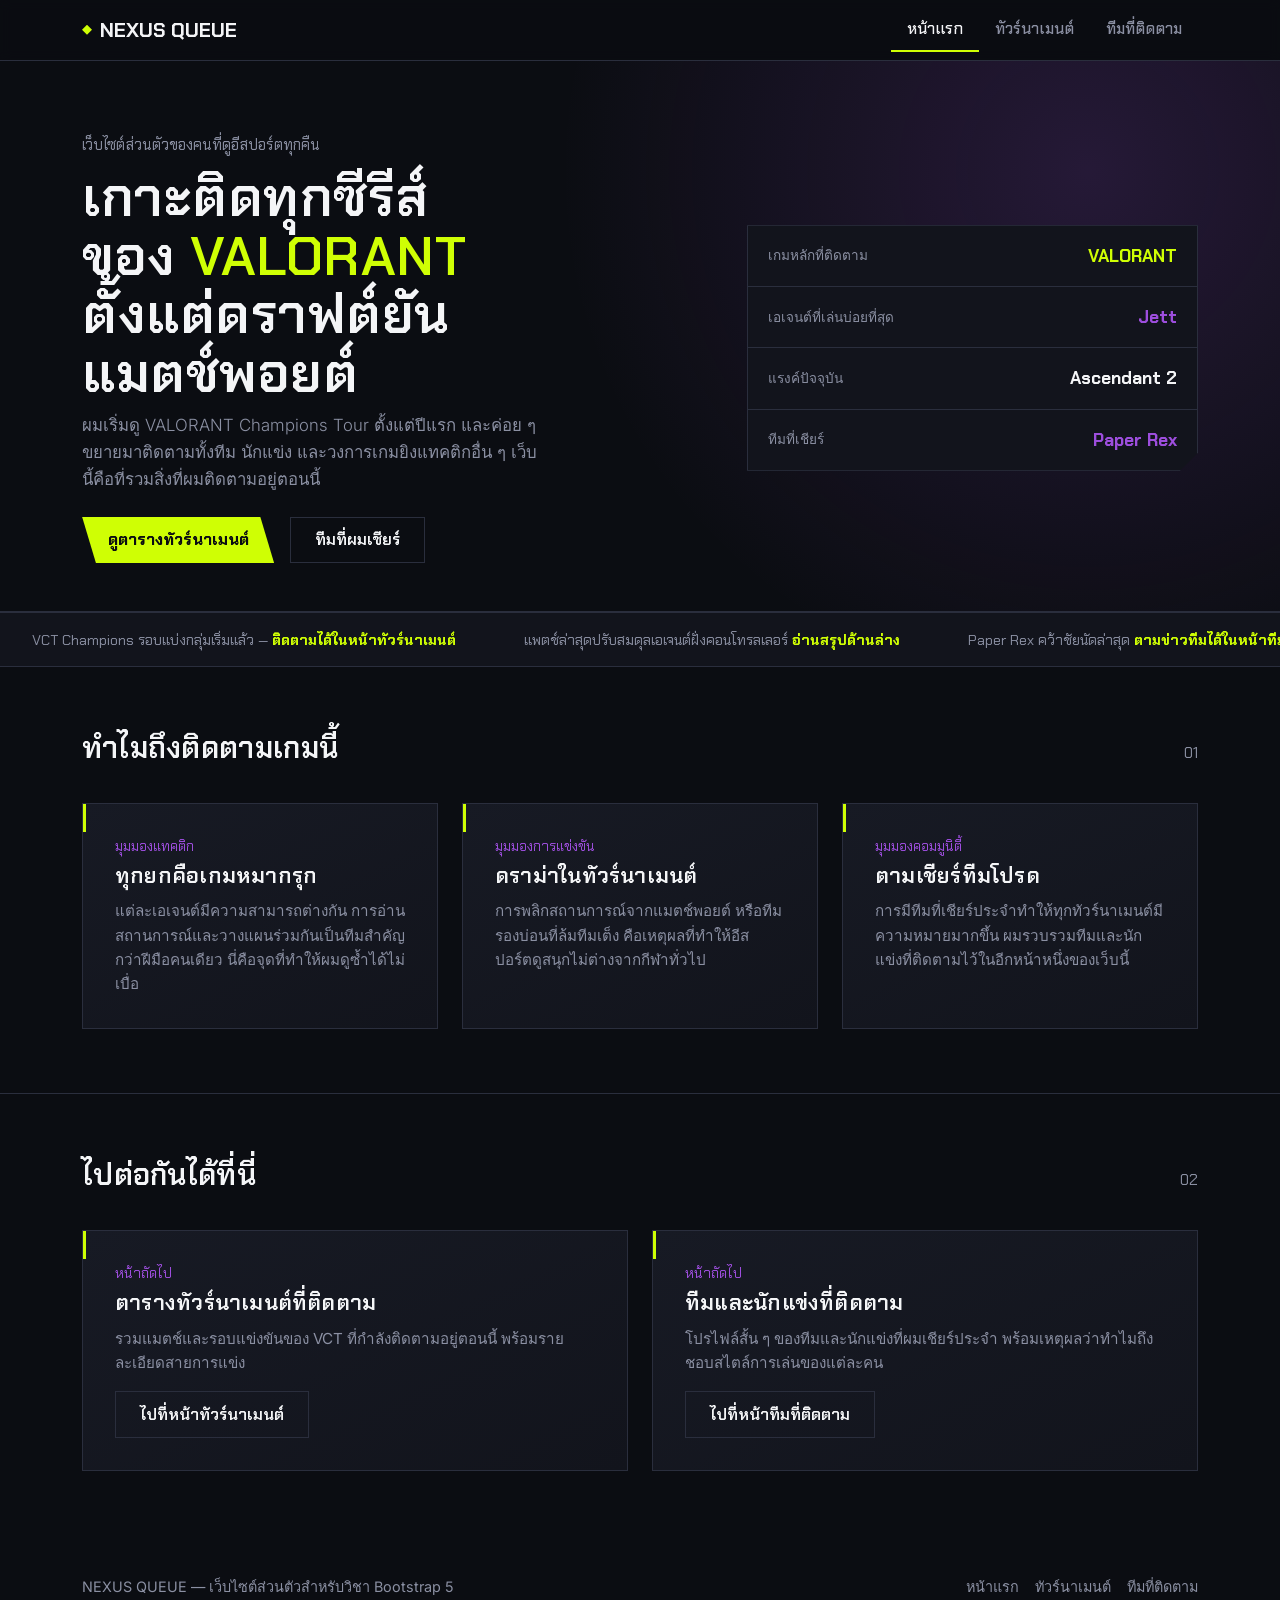
<file: index.html>
<!DOCTYPE html>
<html lang="th">
<head>
<meta charset="UTF-8">
<meta name="viewport" content="width=device-width, initial-scale=1.0">
<title>NEXUS QUEUE — พื้นที่ของคนรักเกมและอีสปอร์ต</title>
<link rel="preconnect" href="https://fonts.googleapis.com">
<link href="https://fonts.googleapis.com/css2?family=Chakra+Petch:wght@400;500;600;700&family=Inter:wght@400;500;600;700&display=swap" rel="stylesheet">
<link href="https://cdn.jsdelivr.net/npm/bootstrap@5.3.3/dist/css/bootstrap.min.css" rel="stylesheet">
<link href="styles.css" rel="stylesheet">
</head>
<body>

<nav class="navbar navbar-expand-md hud-nav">
  <div class="container">
    <a class="navbar-brand" href="index.html"><span class="dot"></span>NEXUS QUEUE</a>
    <button class="navbar-toggler" type="button" data-bs-toggle="collapse" data-bs-target="#nav">
      <span class="navbar-toggler-icon"></span>
    </button>
    <div class="collapse navbar-collapse" id="nav">
      <ul class="navbar-nav ms-auto">
        <li class="nav-item"><a class="nav-link active" href="index.html">หน้าแรก</a></li>
        <li class="nav-item"><a class="nav-link" href="tournaments.html">ทัวร์นาเมนต์</a></li>
        <li class="nav-item"><a class="nav-link" href="teams.html">ทีมที่ติดตาม</a></li>
      </ul>
    </div>
  </div>
</nav>

<header class="hero">
  <div class="container">
    <div class="row align-items-center gy-5">
      <div class="col-lg-7">
        <div class="hero-kicker">เว็บไซต์ส่วนตัวของคนที่ดูอีสปอร์ตทุกคืน</div>
        <h1>เกาะติดทุกซีรีส์<br>ของ <span class="accent">VALORANT</span><br>ตั้งแต่ดราฟต์ยันแมตช์พอยต์</h1>
        <p class="lead">ผมเริ่มดู VALORANT Champions Tour ตั้งแต่ปีแรก และค่อย ๆ ขยายมาติดตามทั้งทีม นักแข่ง และวงการเกมยิงแทคติกอื่น ๆ เว็บนี้คือที่รวมสิ่งที่ผมติดตามอยู่ตอนนี้</p>
        <div class="d-flex flex-wrap gap-3 mt-4">
          <a href="tournaments.html" class="btn btn-hud-primary">ดูตารางทัวร์นาเมนต์</a>
          <a href="teams.html" class="btn btn-hud-ghost">ทีมที่ผมเชียร์</a>
        </div>
      </div>
      <div class="col-lg-5">
        <div class="scoreboard">
          <div class="scoreboard-row">
            <span class="scoreboard-label">เกมหลักที่ติดตาม</span>
            <span class="scoreboard-value lime">VALORANT</span>
          </div>
          <div class="scoreboard-row">
            <span class="scoreboard-label">เอเจนต์ที่เล่นบ่อยที่สุด</span>
            <span class="scoreboard-value violet">Jett</span>
          </div>
          <div class="scoreboard-row">
            <span class="scoreboard-label">แรงค์ปัจจุบัน</span>
            <span class="scoreboard-value">Ascendant 2</span>
          </div>
          <div class="scoreboard-row">
            <span class="scoreboard-label">ทีมที่เชียร์</span>
            <span class="scoreboard-value violet">Paper Rex</span>
          </div>
        </div>
      </div>
    </div>
  </div>
</header>

<div class="ticker" aria-hidden="true">
  <div class="ticker-track">
    <span>VCT Champions รอบแบ่งกลุ่มเริ่มแล้ว — <strong>ติดตามได้ในหน้าทัวร์นาเมนต์</strong></span>
    <span>แพตช์ล่าสุดปรับสมดุลเอเจนต์ฝั่งคอนโทรลเลอร์ <strong>อ่านสรุปด้านล่าง</strong></span>
    <span>Paper Rex คว้าชัยนัดล่าสุด <strong>ตามข่าวทีมได้ในหน้าทีมที่ติดตาม</strong></span>
    <span>VCT Champions รอบแบ่งกลุ่มเริ่มแล้ว — <strong>ติดตามได้ในหน้าทัวร์นาเมนต์</strong></span>
    <span>แพตช์ล่าสุดปรับสมดุลเอเจนต์ฝั่งคอนโทรลเลอร์ <strong>อ่านสรุปด้านล่าง</strong></span>
    <span>Paper Rex คว้าชัยนัดล่าสุด <strong>ตามข่าวทีมได้ในหน้าทีมที่ติดตาม</strong></span>
  </div>
</div>

<section class="section">
  <div class="container">
    <div class="section-head">
      <h2>ทำไมถึงติดตามเกมนี้</h2>
      <span class="index">01</span>
    </div>
    <div class="row g-4">
      <div class="col-md-4">
        <div class="game-panel">
          <div class="role">มุมมองแทคติก</div>
          <h3>ทุกยกคือเกมหมากรุก</h3>
          <p>แต่ละเอเจนต์มีความสามารถต่างกัน การอ่านสถานการณ์และวางแผนร่วมกันเป็นทีมสำคัญกว่าฝีมือคนเดียว นี่คือจุดที่ทำให้ผมดูซ้ำได้ไม่เบื่อ</p>
        </div>
      </div>
      <div class="col-md-4">
        <div class="game-panel">
          <div class="role">มุมมองการแข่งขัน</div>
          <h3>ดราม่าในทัวร์นาเมนต์</h3>
          <p>การพลิกสถานการณ์จากแมตช์พอยต์ หรือทีมรองบ่อนที่ล้มทีมเต็ง คือเหตุผลที่ทำให้อีสปอร์ตดูสนุกไม่ต่างจากกีฬาทั่วไป</p>
        </div>
      </div>
      <div class="col-md-4">
        <div class="game-panel">
          <div class="role">มุมมองคอมมูนิตี้</div>
          <h3>ตามเชียร์ทีมโปรด</h3>
          <p>การมีทีมที่เชียร์ประจำทำให้ทุกทัวร์นาเมนต์มีความหมายมากขึ้น ผมรวบรวมทีมและนักแข่งที่ติดตามไว้ในอีกหน้าหนึ่งของเว็บนี้</p>
        </div>
      </div>
    </div>
  </div>
</section>

<section class="section">
  <div class="container">
    <div class="section-head">
      <h2>ไปต่อกันได้ที่นี่</h2>
      <span class="index">02</span>
    </div>
    <div class="row g-4">
      <div class="col-md-6">
        <div class="game-panel">
          <div class="role">หน้าถัดไป</div>
          <h3>ตารางทัวร์นาเมนต์ที่ติดตาม</h3>
          <p>รวมแมตช์และรอบแข่งขันของ VCT ที่กำลังติดตามอยู่ตอนนี้ พร้อมรายละเอียดสายการแข่ง</p>
          <a href="tournaments.html" class="btn btn-hud-ghost mt-3">ไปที่หน้าทัวร์นาเมนต์</a>
        </div>
      </div>
      <div class="col-md-6">
        <div class="game-panel">
          <div class="role">หน้าถัดไป</div>
          <h3>ทีมและนักแข่งที่ติดตาม</h3>
          <p>โปรไฟล์สั้น ๆ ของทีมและนักแข่งที่ผมเชียร์ประจำ พร้อมเหตุผลว่าทำไมถึงชอบสไตล์การเล่นของแต่ละคน</p>
          <a href="teams.html" class="btn btn-hud-ghost mt-3">ไปที่หน้าทีมที่ติดตาม</a>
        </div>
      </div>
    </div>
  </div>
</section>

<footer>
  <div class="container d-flex flex-wrap justify-content-between gap-2">
    <span>NEXUS QUEUE — เว็บไซต์ส่วนตัวสำหรับวิชา Bootstrap 5</span>
    <span class="d-flex gap-3"><a href="index.html">หน้าแรก</a><a href="tournaments.html">ทัวร์นาเมนต์</a><a href="teams.html">ทีมที่ติดตาม</a></span>
  </div>
</footer>

<script src="https://cdn.jsdelivr.net/npm/bootstrap@5.3.3/dist/js/bootstrap.bundle.min.js"></script>
</body>
</html>
</file>
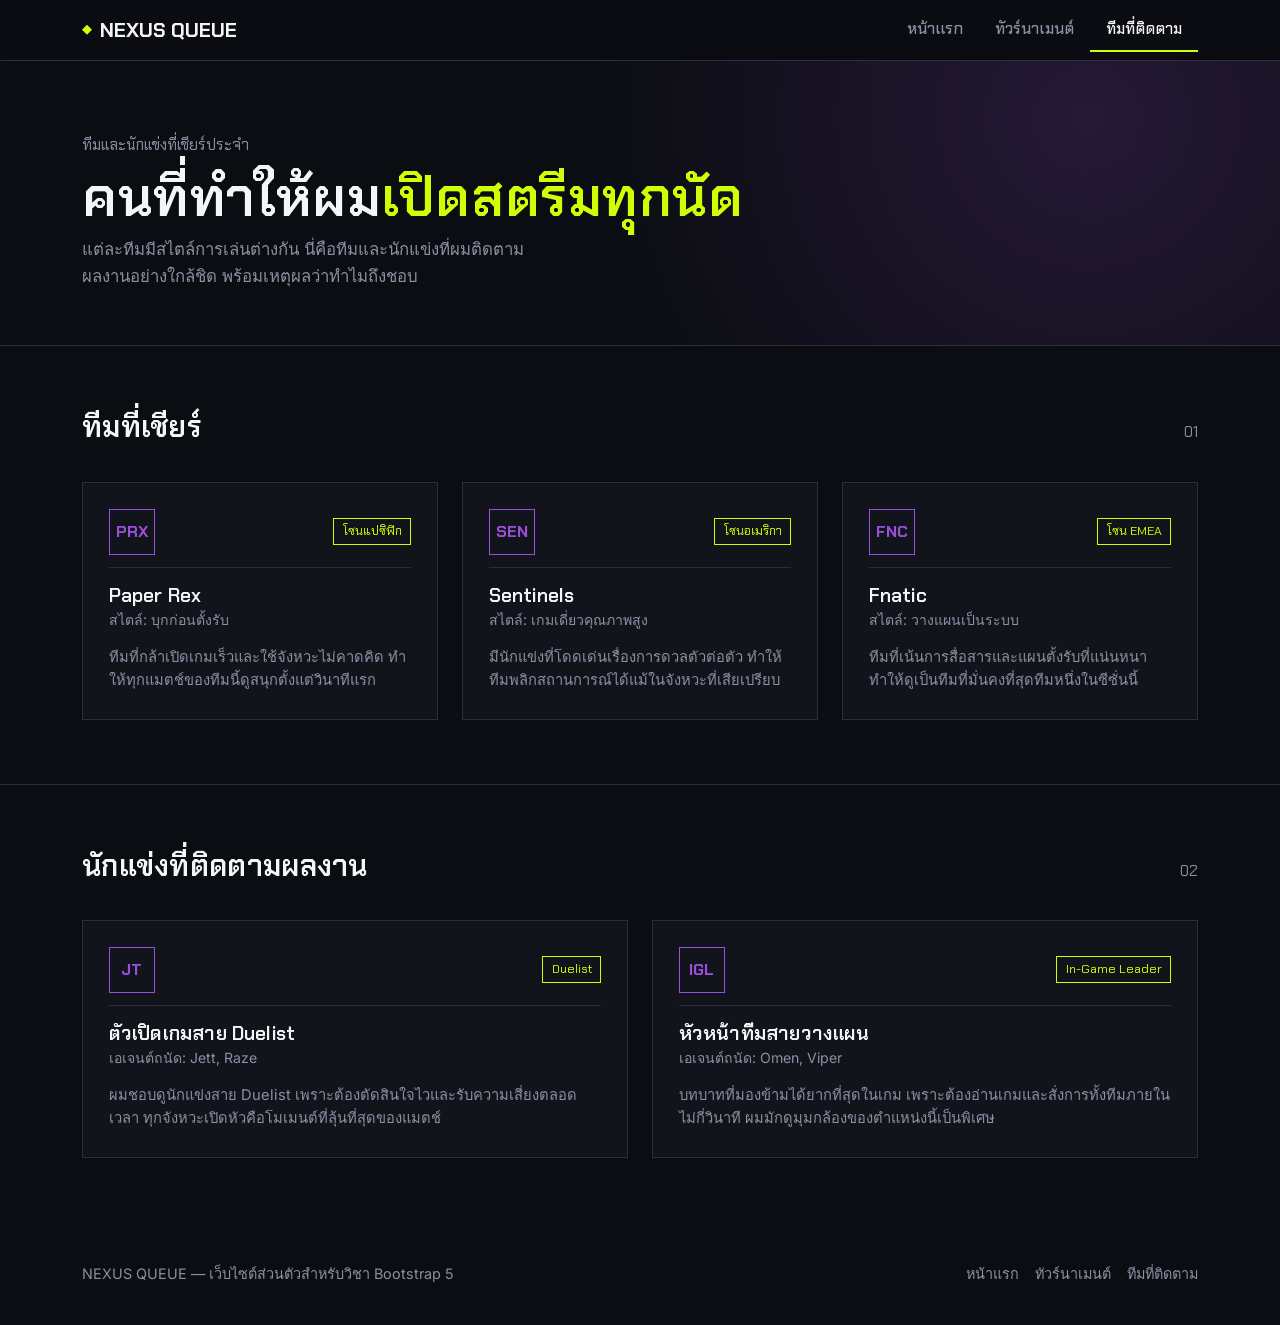
<file: teams.html>
<!DOCTYPE html>
<html lang="th">
<head>
<meta charset="UTF-8">
<meta name="viewport" content="width=device-width, initial-scale=1.0">
<title>ทีมที่ติดตาม — NEXUS QUEUE</title>
<link rel="preconnect" href="https://fonts.googleapis.com">
<link href="https://fonts.googleapis.com/css2?family=Chakra+Petch:wght@400;500;600;700&family=Inter:wght@400;500;600;700&display=swap" rel="stylesheet">
<link href="https://cdn.jsdelivr.net/npm/bootstrap@5.3.3/dist/css/bootstrap.min.css" rel="stylesheet">
<link href="styles.css" rel="stylesheet">
</head>
<body>

<nav class="navbar navbar-expand-md hud-nav">
  <div class="container">
    <a class="navbar-brand" href="index.html"><span class="dot"></span>NEXUS QUEUE</a>
    <button class="navbar-toggler" type="button" data-bs-toggle="collapse" data-bs-target="#nav">
      <span class="navbar-toggler-icon"></span>
    </button>
    <div class="collapse navbar-collapse" id="nav">
      <ul class="navbar-nav ms-auto">
        <li class="nav-item"><a class="nav-link" href="index.html">หน้าแรก</a></li>
        <li class="nav-item"><a class="nav-link" href="tournaments.html">ทัวร์นาเมนต์</a></li>
        <li class="nav-item"><a class="nav-link active" href="teams.html">ทีมที่ติดตาม</a></li>
      </ul>
    </div>
  </div>
</nav>

<header class="hero" style="padding-bottom: 2.5rem;">
  <div class="container">
    <div class="hero-kicker">ทีมและนักแข่งที่เชียร์ประจำ</div>
    <h1 style="max-width: 20ch;">คนที่ทำให้ผม<span class="accent">เปิดสตรีมทุกนัด</span></h1>
    <p class="lead">แต่ละทีมมีสไตล์การเล่นต่างกัน นี่คือทีมและนักแข่งที่ผมติดตามผลงานอย่างใกล้ชิด พร้อมเหตุผลว่าทำไมถึงชอบ</p>
  </div>
</header>

<section class="section">
  <div class="container">
    <div class="section-head">
      <h2>ทีมที่เชียร์</h2>
      <span class="index">01</span>
    </div>
    <div class="row g-4">
      <div class="col-md-6 col-lg-4">
        <div class="player-card">
          <div class="tag-line">
            <span class="initials">PRX</span>
            <span class="role-badge">โซนแปซิฟิก</span>
          </div>
          <h3>Paper Rex</h3>
          <div class="team-of">สไตล์: บุกก่อนตั้งรับ</div>
          <p class="blurb">ทีมที่กล้าเปิดเกมเร็วและใช้จังหวะไม่คาดคิด ทำให้ทุกแมตช์ของทีมนี้ดูสนุกตั้งแต่วินาทีแรก</p>
        </div>
      </div>
      <div class="col-md-6 col-lg-4">
        <div class="player-card">
          <div class="tag-line">
            <span class="initials">SEN</span>
            <span class="role-badge">โซนอเมริกา</span>
          </div>
          <h3>Sentinels</h3>
          <div class="team-of">สไตล์: เกมเดี่ยวคุณภาพสูง</div>
          <p class="blurb">มีนักแข่งที่โดดเด่นเรื่องการดวลตัวต่อตัว ทำให้ทีมพลิกสถานการณ์ได้แม้ในจังหวะที่เสียเปรียบ</p>
        </div>
      </div>
      <div class="col-md-6 col-lg-4">
        <div class="player-card">
          <div class="tag-line">
            <span class="initials">FNC</span>
            <span class="role-badge">โซน EMEA</span>
          </div>
          <h3>Fnatic</h3>
          <div class="team-of">สไตล์: วางแผนเป็นระบบ</div>
          <p class="blurb">ทีมที่เน้นการสื่อสารและแผนตั้งรับที่แน่นหนา ทำให้ดูเป็นทีมที่มั่นคงที่สุดทีมหนึ่งในซีซั่นนี้</p>
        </div>
      </div>
    </div>
  </div>
</section>

<section class="section">
  <div class="container">
    <div class="section-head">
      <h2>นักแข่งที่ติดตามผลงาน</h2>
      <span class="index">02</span>
    </div>
    <div class="row g-4">
      <div class="col-md-6">
        <div class="player-card">
          <div class="tag-line">
            <span class="initials">JT</span>
            <span class="role-badge">Duelist</span>
          </div>
          <h3>ตัวเปิดเกมสาย Duelist</h3>
          <div class="team-of">เอเจนต์ถนัด: Jett, Raze</div>
          <p class="blurb">ผมชอบดูนักแข่งสาย Duelist เพราะต้องตัดสินใจไวและรับความเสี่ยงตลอดเวลา ทุกจังหวะเปิดหัวคือโมเมนต์ที่ลุ้นที่สุดของแมตช์</p>
        </div>
      </div>
      <div class="col-md-6">
        <div class="player-card">
          <div class="tag-line">
            <span class="initials">IGL</span>
            <span class="role-badge">In-Game Leader</span>
          </div>
          <h3>หัวหน้าทีมสายวางแผน</h3>
          <div class="team-of">เอเจนต์ถนัด: Omen, Viper</div>
          <p class="blurb">บทบาทที่มองข้ามได้ยากที่สุดในเกม เพราะต้องอ่านเกมและสั่งการทั้งทีมภายในไม่กี่วินาที ผมมักดูมุมกล้องของตำแหน่งนี้เป็นพิเศษ</p>
        </div>
      </div>
    </div>
  </div>
</section>

<footer>
  <div class="container d-flex flex-wrap justify-content-between gap-2">
    <span>NEXUS QUEUE — เว็บไซต์ส่วนตัวสำหรับวิชา Bootstrap 5</span>
    <span class="d-flex gap-3"><a href="index.html">หน้าแรก</a><a href="tournaments.html">ทัวร์นาเมนต์</a><a href="teams.html">ทีมที่ติดตาม</a></span>
  </div>
</footer>

<script src="https://cdn.jsdelivr.net/npm/bootstrap@5.3.3/dist/js/bootstrap.bundle.min.js"></script>
</body>
</html>
</file>
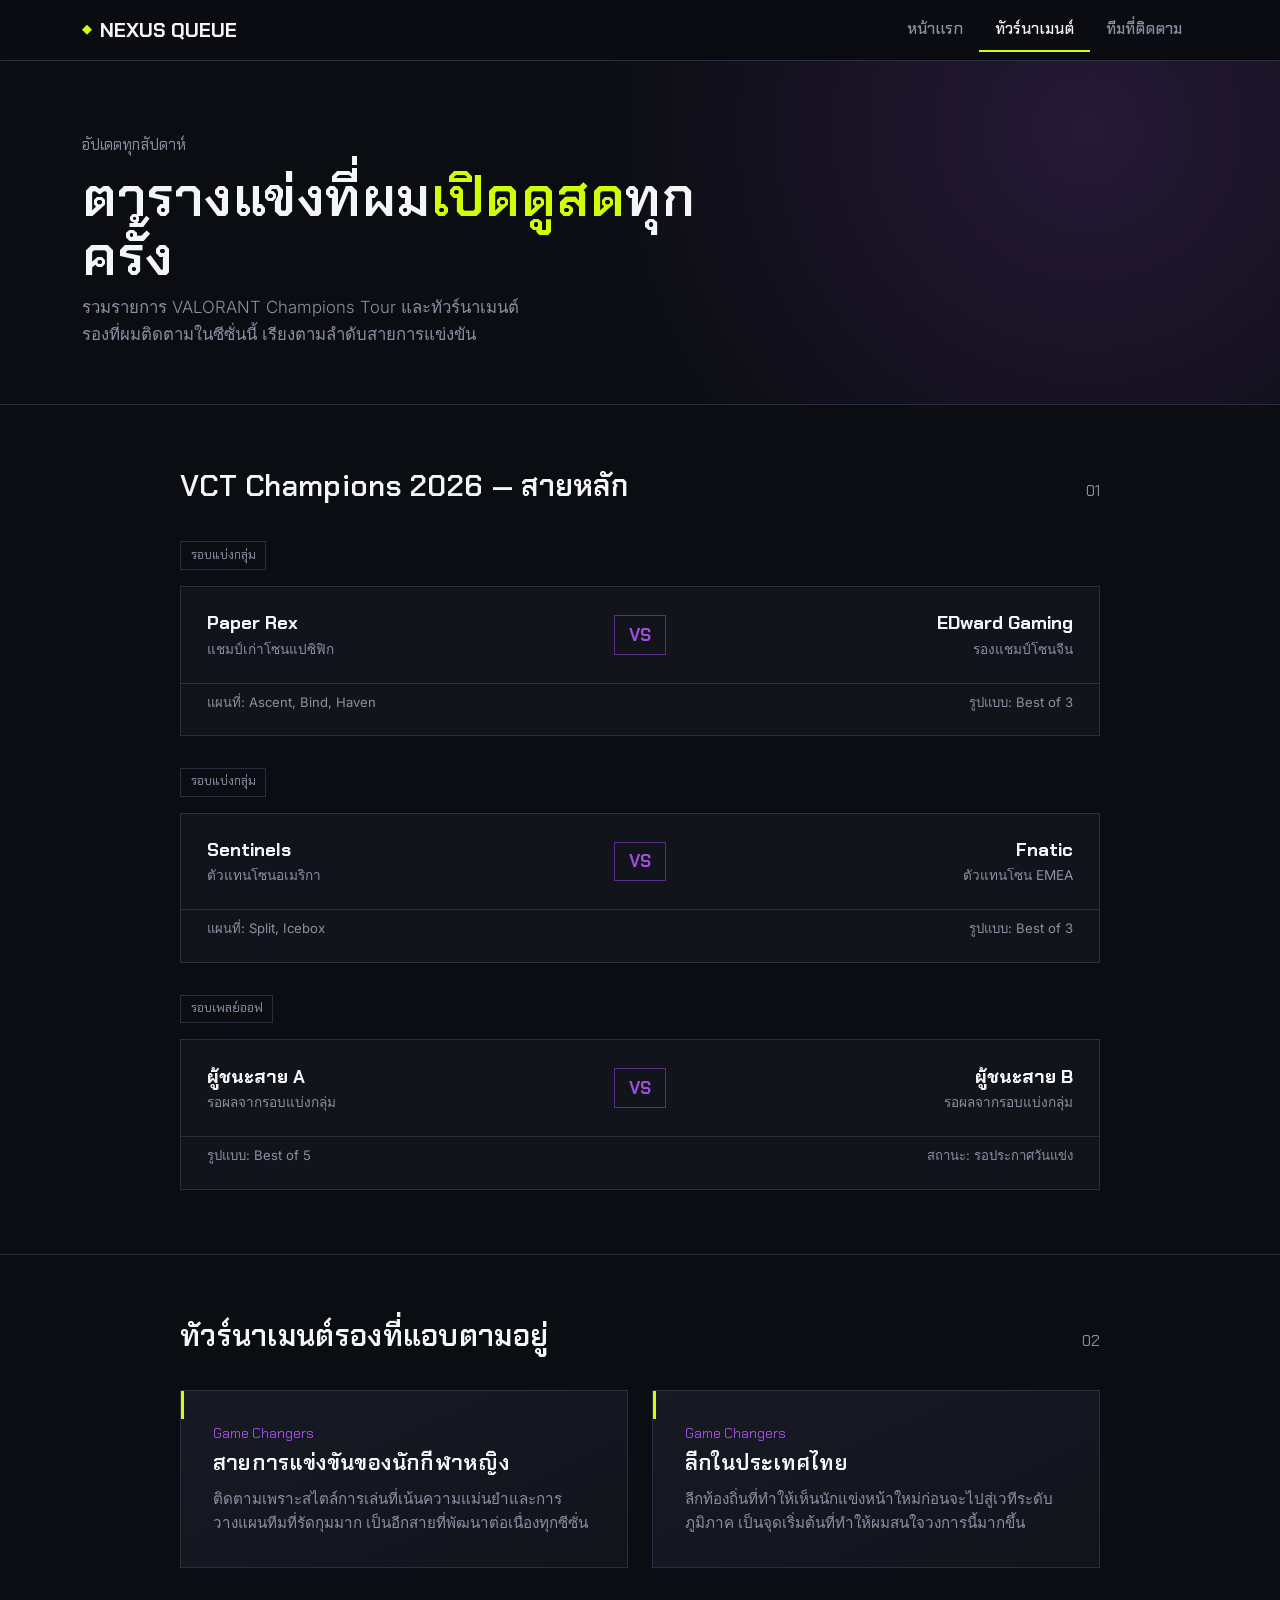
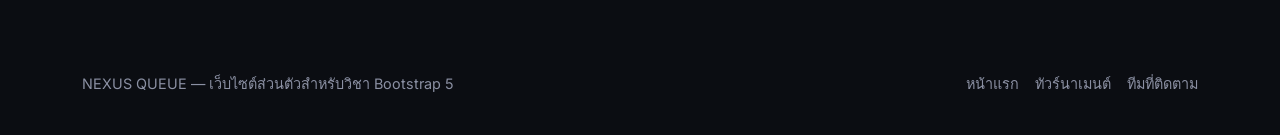
<file: tournaments.html>
<!DOCTYPE html>
<html lang="th">
<head>
<meta charset="UTF-8">
<meta name="viewport" content="width=device-width, initial-scale=1.0">
<title>ทัวร์นาเมนต์ที่ติดตาม — NEXUS QUEUE</title>
<link rel="preconnect" href="https://fonts.googleapis.com">
<link href="https://fonts.googleapis.com/css2?family=Chakra+Petch:wght@400;500;600;700&family=Inter:wght@400;500;600;700&display=swap" rel="stylesheet">
<link href="https://cdn.jsdelivr.net/npm/bootstrap@5.3.3/dist/css/bootstrap.min.css" rel="stylesheet">
<link href="styles.css" rel="stylesheet">
</head>
<body>

<nav class="navbar navbar-expand-md hud-nav">
  <div class="container">
    <a class="navbar-brand" href="index.html"><span class="dot"></span>NEXUS QUEUE</a>
    <button class="navbar-toggler" type="button" data-bs-toggle="collapse" data-bs-target="#nav">
      <span class="navbar-toggler-icon"></span>
    </button>
    <div class="collapse navbar-collapse" id="nav">
      <ul class="navbar-nav ms-auto">
        <li class="nav-item"><a class="nav-link" href="index.html">หน้าแรก</a></li>
        <li class="nav-item"><a class="nav-link active" href="tournaments.html">ทัวร์นาเมนต์</a></li>
        <li class="nav-item"><a class="nav-link" href="teams.html">ทีมที่ติดตาม</a></li>
      </ul>
    </div>
  </div>
</nav>

<header class="hero" style="padding-bottom: 2.5rem;">
  <div class="container">
    <div class="hero-kicker">อัปเดตทุกสัปดาห์</div>
    <h1 style="max-width: 20ch;">ตารางแข่งที่ผม<span class="accent">เปิดดูสด</span>ทุกครั้ง</h1>
    <p class="lead">รวมรายการ VALORANT Champions Tour และทัวร์นาเมนต์รองที่ผมติดตามในซีซั่นนี้ เรียงตามลำดับสายการแข่งขัน</p>
  </div>
</header>

<section class="section">
  <div class="container-narrow">
    <div class="section-head">
      <h2>VCT Champions 2026 — สายหลัก</h2>
      <span class="index">01</span>
    </div>

    <span class="stage-pill">รอบแบ่งกลุ่ม</span>
    <div class="match">
      <div class="side">
        <span class="team-name">Paper Rex</span>
        <span class="team-tag">แชมป์เก่าโซนแปซิฟิก</span>
      </div>
      <span class="vs">VS</span>
      <div class="side right">
        <span class="team-name">EDward Gaming</span>
        <span class="team-tag">รองแชมป์โซนจีน</span>
      </div>
    </div>
    <div class="match-meta">
      <span>แผนที่: Ascent, Bind, Haven</span>
      <span>รูปแบบ: Best of 3</span>
    </div>

    <span class="stage-pill" style="margin-top:2rem;">รอบแบ่งกลุ่ม</span>
    <div class="match">
      <div class="side">
        <span class="team-name">Sentinels</span>
        <span class="team-tag">ตัวแทนโซนอเมริกา</span>
      </div>
      <span class="vs">VS</span>
      <div class="side right">
        <span class="team-name">Fnatic</span>
        <span class="team-tag">ตัวแทนโซน EMEA</span>
      </div>
    </div>
    <div class="match-meta">
      <span>แผนที่: Split, Icebox</span>
      <span>รูปแบบ: Best of 3</span>
    </div>

    <span class="stage-pill" style="margin-top:2rem;">รอบเพลย์ออฟ</span>
    <div class="match">
      <div class="side">
        <span class="team-name">ผู้ชนะสาย A</span>
        <span class="team-tag">รอผลจากรอบแบ่งกลุ่ม</span>
      </div>
      <span class="vs">VS</span>
      <div class="side right">
        <span class="team-name">ผู้ชนะสาย B</span>
        <span class="team-tag">รอผลจากรอบแบ่งกลุ่ม</span>
      </div>
    </div>
    <div class="match-meta">
      <span>รูปแบบ: Best of 5</span>
      <span>สถานะ: รอประกาศวันแข่ง</span>
    </div>
  </div>
</section>

<section class="section">
  <div class="container-narrow">
    <div class="section-head">
      <h2>ทัวร์นาเมนต์รองที่แอบตามอยู่</h2>
      <span class="index">02</span>
    </div>
    <div class="row g-4">
      <div class="col-md-6">
        <div class="game-panel">
          <div class="role">Game Changers</div>
          <h3>สายการแข่งขันของนักกีฬาหญิง</h3>
          <p>ติดตามเพราะสไตล์การเล่นที่เน้นความแม่นยำและการวางแผนทีมที่รัดกุมมาก เป็นอีกสายที่พัฒนาต่อเนื่องทุกซีซั่น</p>
        </div>
      </div>
      <div class="col-md-6">
        <div class="game-panel">
          <div class="role">Game Changers</div>
          <h3>ลีกในประเทศไทย</h3>
          <p>ลีกท้องถิ่นที่ทำให้เห็นนักแข่งหน้าใหม่ก่อนจะไปสู่เวทีระดับภูมิภาค เป็นจุดเริ่มต้นที่ทำให้ผมสนใจวงการนี้มากขึ้น</p>
        </div>
      </div>
    </div>
  </div>
</section>

<footer>
  <div class="container d-flex flex-wrap justify-content-between gap-2">
    <span>NEXUS QUEUE — เว็บไซต์ส่วนตัวสำหรับวิชา Bootstrap 5</span>
    <span class="d-flex gap-3"><a href="index.html">หน้าแรก</a><a href="tournaments.html">ทัวร์นาเมนต์</a><a href="teams.html">ทีมที่ติดตาม</a></span>
  </div>
</footer>

<script src="https://cdn.jsdelivr.net/npm/bootstrap@5.3.3/dist/js/bootstrap.bundle.min.js"></script>
</body>
</html>
</file>
<file: styles.css>
/* ============================================================
   TOKENS
   ============================================================ */
:root{
  --bg:            #0B0D12;
  --panel:         #12141C;
  --panel-raised:  #171A24;
  --border:        #2A2E3D;
  --text:          #F4F5F7;
  --muted:         #8B90A3;
  --violet:        #9D4EDD;
  --violet-dim:    #5B2E85;
  --lime:          #CFFF04;
  --danger:        #FF4B5C;
}

*{ box-sizing: border-box; }

html{ scroll-behavior: smooth; }

body{
  background: var(--bg);
  color: var(--text);
  font-family: 'Inter', system-ui, sans-serif;
  font-size: 16px;
  line-height: 1.6;
}

h1, h2, h3, h4, .display-font{
  font-family: 'Chakra Petch', 'Inter', sans-serif;
  letter-spacing: 0.01em;
  font-weight: 600;
  color: var(--text);
}

a{ color: var(--lime); text-decoration: none; }
a:hover{ color: #e2ff6b; }

::selection{ background: var(--violet); color: #fff; }

/* focus visibility */
a:focus-visible, button:focus-visible, .btn:focus-visible{
  outline: 2px solid var(--lime);
  outline-offset: 2px;
}

@media (prefers-reduced-motion: reduce){
  *{ animation: none !important; transition: none !important; }
}

.container-narrow{ max-width: 920px; margin: 0 auto; }

/* ============================================================
   NAVBAR
   ============================================================ */
.hud-nav{
  background: rgba(11,13,18,0.92);
  backdrop-filter: blur(6px);
  border-bottom: 1px solid var(--border);
  position: sticky;
  top: 0;
  z-index: 50;
}

.hud-nav .navbar-brand{
  font-family: 'Chakra Petch', sans-serif;
  font-weight: 700;
  font-size: 1.25rem;
  color: var(--text) !important;
  display: flex;
  align-items: center;
  gap: 0.5rem;
}

.hud-nav .navbar-brand .dot{
  width: 10px; height: 10px;
  background: var(--lime);
  clip-path: polygon(50% 0%, 100% 50%, 50% 100%, 0% 50%);
  display: inline-block;
}

.hud-nav .nav-link{
  color: var(--muted) !important;
  font-family: 'Chakra Petch', sans-serif;
  font-weight: 500;
  padding: 0.5rem 1rem !important;
  border-bottom: 2px solid transparent;
  transition: color .15s ease, border-color .15s ease;
}

.hud-nav .nav-link:hover{ color: var(--text) !important; }

.hud-nav .nav-link.active{
  color: var(--text) !important;
  border-bottom-color: var(--lime);
}

.navbar-toggler{
  border-color: var(--border) !important;
  filter: invert(1);
}

/* ============================================================
   BUTTONS
   ============================================================ */
.btn-hud-primary{
  background: var(--lime);
  color: #0B0D12;
  border: none;
  border-radius: 0;
  font-family: 'Chakra Petch', sans-serif;
  font-weight: 700;
  padding: 0.7rem 1.6rem;
  clip-path: polygon(0 0, calc(100% - 14px) 0, 100% 100%, 14px 100%);
  transition: transform .15s ease, background .15s ease;
}
.btn-hud-primary:hover{ background:#e2ff6b; color:#0B0D12; transform: translateY(-1px); }

.btn-hud-ghost{
  background: transparent;
  color: var(--text);
  border: 1px solid var(--border);
  border-radius: 0;
  font-family: 'Chakra Petch', sans-serif;
  font-weight: 600;
  padding: 0.65rem 1.5rem;
  transition: border-color .15s ease, color .15s ease;
}
.btn-hud-ghost:hover{ border-color: var(--lime); color: var(--lime); }

/* ============================================================
   HERO / SCOREBOARD
   ============================================================ */
.hero{
  position: relative;
  padding: 4.5rem 0 3rem;
  overflow: hidden;
  border-bottom: 1px solid var(--border);
  background:
    radial-gradient(circle at 85% 20%, rgba(157,78,221,0.18), transparent 45%),
    var(--bg);
}

.hero-kicker{
  color: var(--muted);
  font-family: 'Chakra Petch', sans-serif;
  font-size: 0.95rem;
  margin-bottom: 0.75rem;
}

.hero h1{
  font-size: clamp(2.1rem, 5vw, 3.4rem);
  line-height: 1.08;
  max-width: 14ch;
}

.hero h1 .accent{ color: var(--lime); }

.hero p.lead{
  color: var(--muted);
  max-width: 46ch;
  font-size: 1.05rem;
}

.scoreboard{
  border: 1px solid var(--border);
  background: var(--panel);
  clip-path: polygon(0 0, 100% 0, 100% calc(100% - 18px), calc(100% - 18px) 100%, 0 100%);
}

.scoreboard-row{
  display: flex;
  align-items: center;
  justify-content: space-between;
  padding: 1rem 1.25rem;
  border-bottom: 1px solid var(--border);
  gap: 1rem;
}
.scoreboard-row:last-child{ border-bottom: none; }

.scoreboard-label{
  color: var(--muted);
  font-size: 0.85rem;
}

.scoreboard-value{
  font-family: 'Chakra Petch', sans-serif;
  font-weight: 700;
  font-size: 1.1rem;
}

.scoreboard-value.violet{ color: var(--violet); }
.scoreboard-value.lime{ color: var(--lime); }

/* ============================================================
   SECTION HEADERS
   ============================================================ */
.section{ padding: 4rem 0; border-bottom: 1px solid var(--border); }
.section:last-of-type{ border-bottom: none; }

.section-head{
  display: flex;
  align-items: baseline;
  justify-content: space-between;
  gap: 1rem;
  margin-bottom: 2.25rem;
  flex-wrap: wrap;
}

.section-head h2{ font-size: 1.85rem; margin: 0; }
.section-head .index{
  font-family: 'Chakra Petch', sans-serif;
  color: var(--muted);
  font-size: 0.95rem;
}

/* ============================================================
   AGENT / GAME PANEL (home)
   ============================================================ */
.game-panel{
  border: 1px solid var(--border);
  background: linear-gradient(155deg, var(--panel-raised), var(--panel));
  padding: 2rem;
  height: 100%;
  position: relative;
}

.game-panel .role{
  color: var(--violet);
  font-family: 'Chakra Petch', sans-serif;
  font-size: 0.85rem;
  margin-bottom: 0.4rem;
}

.game-panel h3{ font-size: 1.35rem; margin-bottom: 0.6rem; }
.game-panel p{ color: var(--muted); font-size: 0.95rem; margin-bottom: 0; }

.game-panel::before{
  content: "";
  position: absolute;
  top: 0; left: 0;
  width: 3px; height: 28px;
  background: var(--lime);
}

/* ============================================================
   TICKER
   ============================================================ */
.ticker{
  border-top: 1px solid var(--border);
  border-bottom: 1px solid var(--border);
  background: var(--panel);
  padding: 0.85rem 0;
  overflow: hidden;
  white-space: nowrap;
}
.ticker-track{
  display: inline-block;
  font-family: 'Chakra Petch', sans-serif;
  color: var(--muted);
  font-size: 0.9rem;
  animation: ticker 28s linear infinite;
}
.ticker-track span{ margin: 0 2rem; }
.ticker-track span strong{ color: var(--lime); }

@keyframes ticker{
  from{ transform: translateX(0); }
  to{ transform: translateX(-50%); }
}

/* ============================================================
   MATCH / VS BLOCK (tournaments page)
   ============================================================ */
.match{
  border: 1px solid var(--border);
  background: var(--panel);
  display: grid;
  grid-template-columns: 1fr auto 1fr;
  align-items: center;
  gap: 1rem;
  padding: 1.4rem 1.6rem;
  margin-bottom: 1rem;
}

.match .side{ display:flex; flex-direction:column; }
.match .side.right{ align-items: flex-end; text-align: right; }

.match .team-name{
  font-family: 'Chakra Petch', sans-serif;
  font-weight: 700;
  font-size: 1.15rem;
}

.match .team-tag{ color: var(--muted); font-size: 0.85rem; }

.match .vs{
  font-family: 'Chakra Petch', sans-serif;
  color: var(--violet);
  font-weight: 700;
  font-size: 1.1rem;
  padding: 0.3rem 0.9rem;
  border: 1px solid var(--violet-dim);
}

.match-meta{
  display: flex;
  justify-content: space-between;
  color: var(--muted);
  font-size: 0.82rem;
  padding: 0.5rem 1.6rem 1.4rem;
  margin-top: -1rem;
  border: 1px solid var(--border);
  border-top: none;
  background: var(--panel);
}

.stage-pill{
  display: inline-block;
  border: 1px solid var(--border);
  color: var(--muted);
  font-family: 'Chakra Petch', sans-serif;
  font-size: 0.78rem;
  padding: 0.2rem 0.6rem;
  margin-bottom: 1rem;
}

/* ============================================================
   PLAYER / TEAM CARD (teams page)
   ============================================================ */
.player-card{
  border: 1px solid var(--border);
  background: var(--panel);
  padding: 1.6rem;
  height: 100%;
  transition: border-color .15s ease;
}
.player-card:hover{ border-color: var(--violet); }

.player-card .tag-line{
  display:flex;
  justify-content: space-between;
  align-items:center;
  margin-bottom: 1rem;
  border-bottom: 1px solid var(--border);
  padding-bottom: 0.75rem;
}

.player-card .initials{
  width: 46px; height: 46px;
  border: 1px solid var(--violet);
  color: var(--violet);
  display:flex; align-items:center; justify-content:center;
  font-family: 'Chakra Petch', sans-serif;
  font-weight: 700;
}

.player-card .role-badge{
  font-family: 'Chakra Petch', sans-serif;
  font-size: 0.78rem;
  color: var(--lime);
  border: 1px solid var(--lime);
  padding: 0.15rem 0.55rem;
}

.player-card h3{ font-size: 1.2rem; margin-bottom: 0.15rem; }
.player-card .team-of{ color: var(--muted); font-size: 0.88rem; margin-bottom: 0.9rem; }
.player-card p.blurb{ color: var(--muted); font-size: 0.92rem; margin-bottom: 0; }

/* ============================================================
   FOOTER
   ============================================================ */
footer{
  padding: 2.5rem 0;
  color: var(--muted);
  font-size: 0.9rem;
}

footer a{ color: var(--muted); }
footer a:hover{ color: var(--lime); }

/* ============================================================
   RESPONSIVE
   ============================================================ */
@media (max-width: 767.98px){
  .match{ grid-template-columns: 1fr; text-align: center; gap: 0.5rem; }
  .match .side.right{ align-items: center; text-align: center; }
  .match .vs{ justify-self: center; }
  .match-meta{ flex-direction: column; gap: 0.3rem; }
}
</file>
